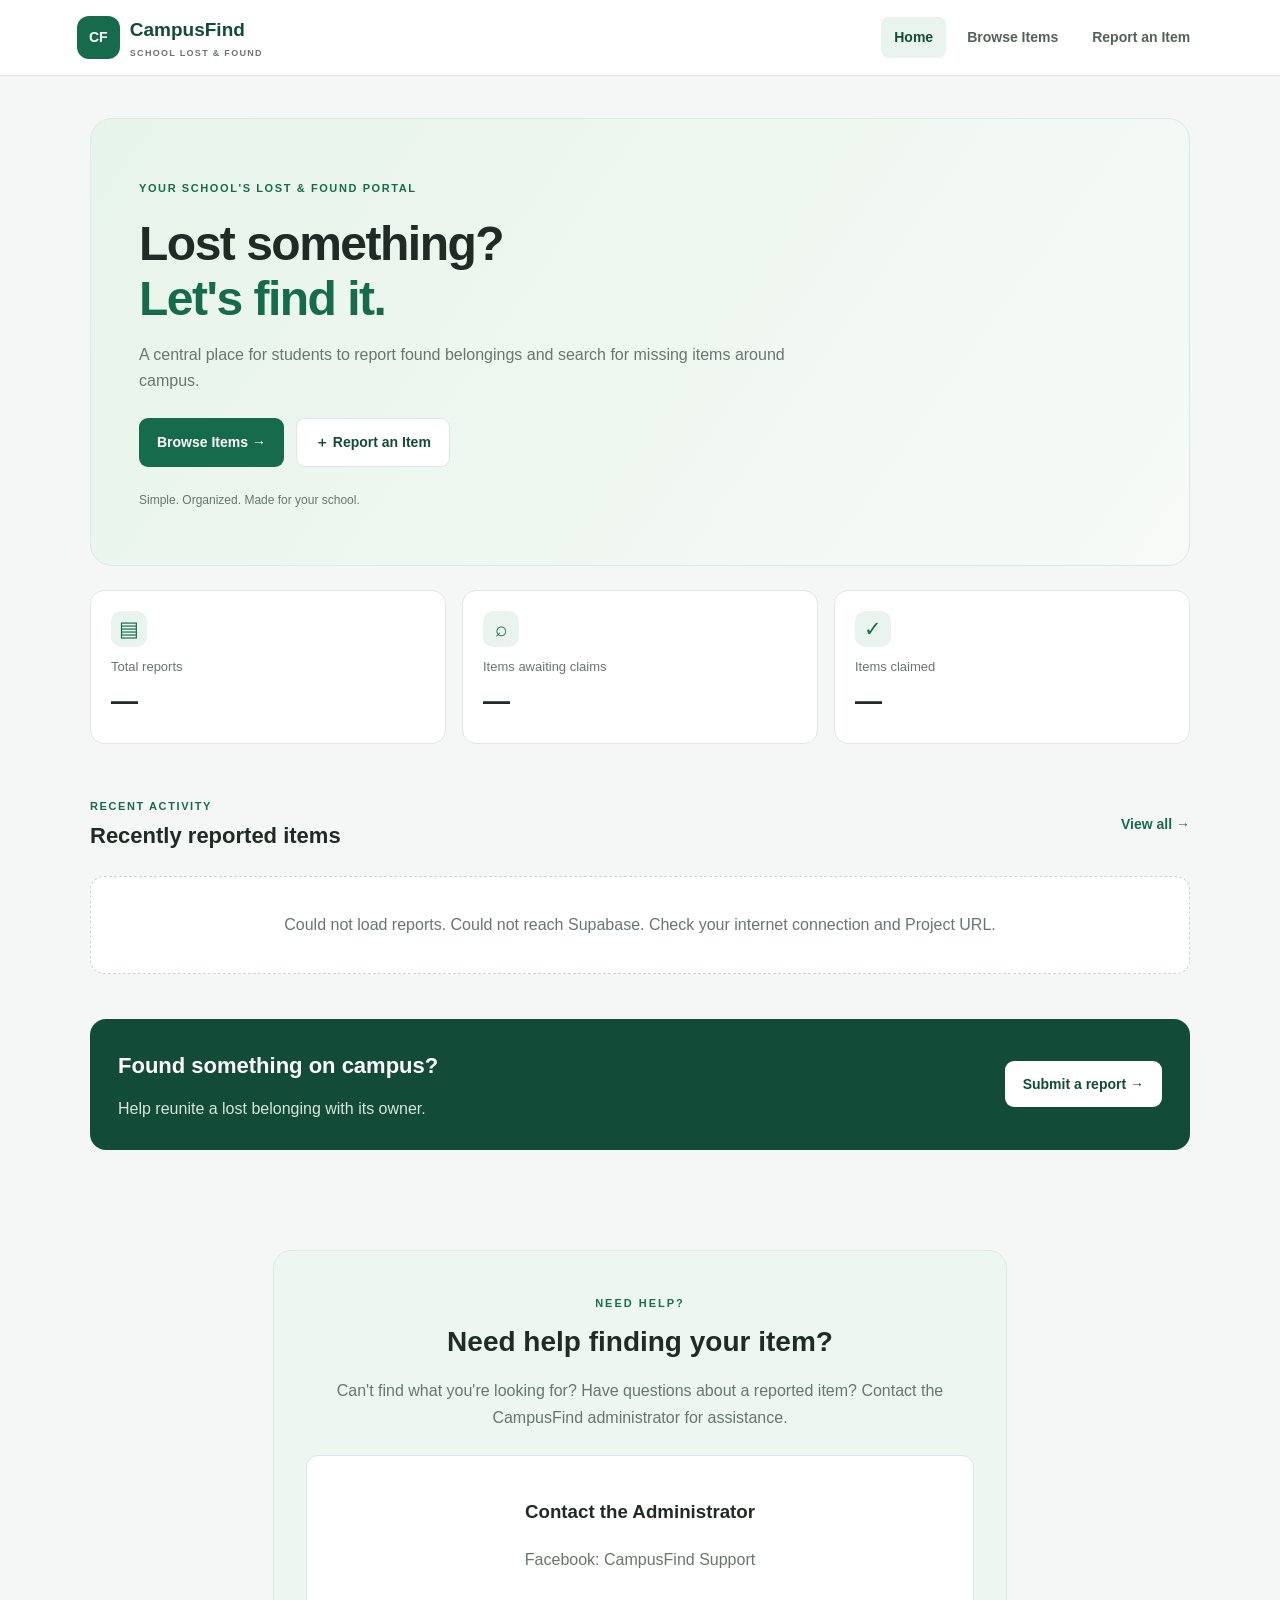
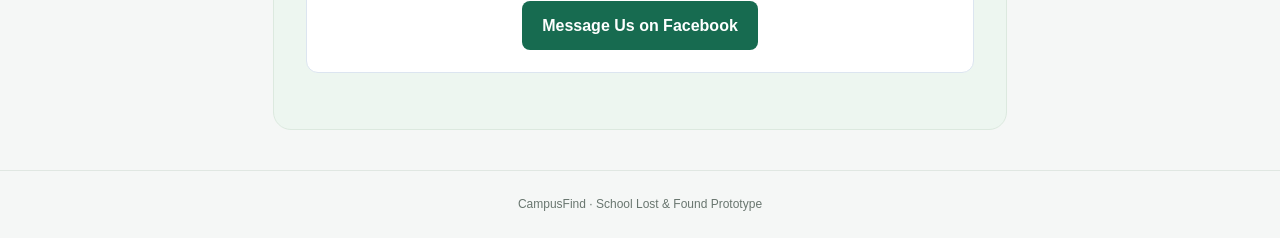
<file: index.html>
<!DOCTYPE html>
<html lang="en">
<head>
  <meta charset="UTF-8">
  <meta name="viewport" content="width=device-width, initial-scale=1.0">
  <title>CampusFind | Home</title>
  <link rel="stylesheet" href="styles.css">
</head>
<body>
  <header class="navbar">
    <a class="brand" href="index.html">
      <span class="brand-icon">CF</span>
      <span>CampusFind<small>SCHOOL LOST & FOUND</small></span>
    </a>
    <nav>
      <a class="nav-link active" href="index.html">Home</a>
      <a class="nav-link" href="browse.html">Browse Items</a>
      <a class="nav-link" href="report.html">Report an Item</a>
    </nav>
  </header>

  <main class="page">
    <section class="hero">
      <span class="eyebrow">YOUR SCHOOL'S LOST & FOUND PORTAL</span>
      <h1>Lost something?<br><span>Let's find it.</span></h1>
      <p>A central place for students to report found belongings
      and search for missing items around campus.</p>
      <div class="hero-actions">
        <a class="button primary" href="browse.html">Browse Items →</a>
        <a class="button secondary" href="report.html">＋ Report an Item</a>
      </div>
      <div class="hero-note">Simple. Organized. Made for your school.</div>
    </section>

    <section class="stats">
      <article class="stat-card">
        <span class="stat-icon">▤</span>
        <p>Total reports</p>
        <strong id="totalCount">0</strong>
      </article>
      <article class="stat-card">
        <span class="stat-icon">⌕</span>
        <p>Items awaiting claims</p>
        <strong id="unclaimedCount">0</strong>
      </article>
      <article class="stat-card">
        <span class="stat-icon">✓</span>
        <p>Items claimed</p>
        <strong id="claimedCount">0</strong>
      </article>
    </section>

    <section class="section">
      <div class="section-heading">
        <div>
          <span class="eyebrow">RECENT ACTIVITY</span>
          <h2>Recently reported items</h2>
        </div>
        <a class="text-link" href="browse.html">View all →</a>
      </div>
      <div id="recentItems" class="item-grid"></div>
    </section>

    <section class="help-banner">
      <div>
        <h2>Found something on campus?</h2>
        <p>Help reunite a lost belonging with its owner.</p>
      </div>
      <a class="button light" href="report.html">Submit a report →</a>
    </section>
  </main>

<section class="contact-section" id="contact">
  <p class="section-label">NEED HELP?</p>
  <h2>Need help finding your item?</h2>
  <p>
    Can't find what you're looking for? Have questions
    about a reported item? Contact the CampusFind
    administrator for assistance.
  </p>

  <div class="contact-card">
    <h3>Contact the Administrator</h3>
    <p>Facebook: CampusFind Support</p>
    <a
      href="https://www.facebook.com/john.fort.587027/"
      target="_blank"
      rel="noopener noreferrer"
      class="contact-button"
    >
      Message Us on Facebook
    </a>
  </div>
</section>

  <footer>CampusFind · School Lost & Found Prototype</footer>
  <script src="app.js"></script>
</body>
</html>
</file>
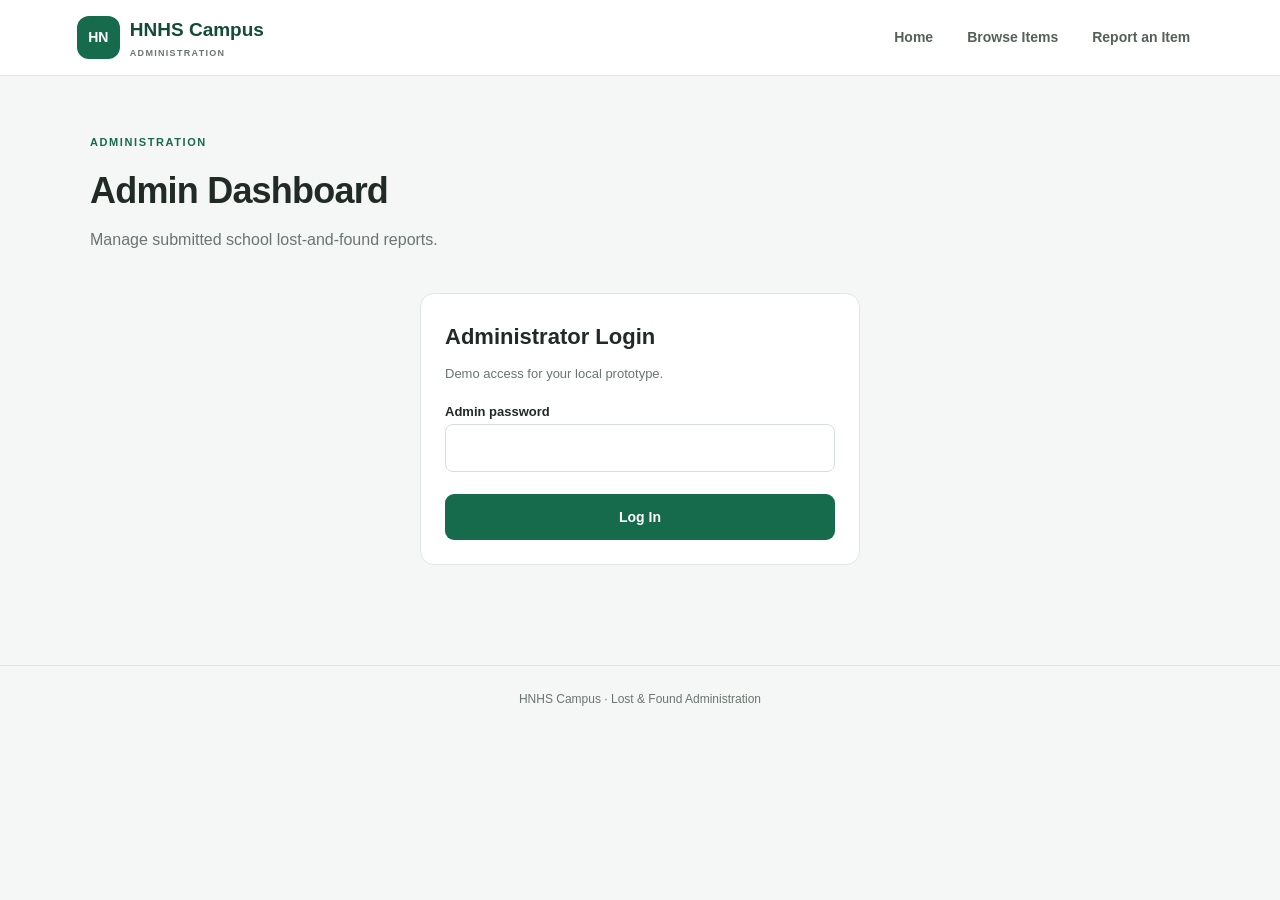
<file: admin.html>
<!DOCTYPE html>
<html lang="en">
<head>
  <meta charset="UTF-8">
  <meta name="viewport" content="width=device-width, initial-scale=1.0">
  <title>Admin Dashboard | HNHS Campus</title>
  <link rel="stylesheet" href="styles.css">
  <style>
    .admin-panel {
      background: white;
      border: 1px solid #e0e7e2;
      border-radius: 14px;
      padding: 24px;
      margin: 22px 0;
    }

    .admin-report {
      border: 1px solid #e0e7e2;
      border-radius: 10px;
      padding: 16px;
      margin-top: 14px;
      overflow-wrap: anywhere;
    }

    .admin-actions {
      display: flex;
      flex-wrap: wrap;
      gap: 10px;
      margin-top: 12px;
    }

    .danger {
      background: #fff0f0;
      color: #a32121;
    }

    .login-box {
      max-width: 440px;
      margin: 40px auto;
    }

    .admin-report p {
      margin: 6px 0;
      font-size: 14px;
    }
  </style>
</head>
<body>
  <header class="navbar">
    <a class="brand" href="index.html">
      <span class="brand-icon">HN</span>
      <span>HNHS Campus<small>ADMINISTRATION</small></span>
    </a>
    <nav>
      <a class="nav-link" href="index.html">Home</a>
      <a class="nav-link" href="browse.html">Browse Items</a>
      <a class="nav-link" href="report.html">Report an Item</a>
    </nav>
  </header>

  <main class="page">
    <section class="page-intro">
      <span class="eyebrow">ADMINISTRATION</span>
      <h1>Admin Dashboard</h1>
      <p>Manage submitted school lost-and-found reports.</p>
    </section>

    <section id="loginPanel" class="admin-panel login-box">
      <h2>Administrator Login</h2>
      <p class="muted">
        Demo access for your local prototype.
      </p>

      <form id="loginForm">
        <label for="adminPassword">Admin password</label>
        <input id="adminPassword" type="password"
          autocomplete="current-password" required>
        <button class="button primary full-width" type="submit">
          Log In
        </button>
        <p id="loginMessage" class="form-message" role="status"></p>
      </form>
    </section>

    <section id="dashboard" class="admin-panel" hidden>
      <div class="section-heading">
        <div>
          <h2>Submitted Reports</h2>
          <p id="adminCount" class="muted"></p>
        </div>
        <button id="logoutButton" class="button secondary" type="button">
          Log Out
        </button>
      </div>

      <p class="muted">
        Only delete reports when appropriate. Deletion cannot be undone.
      </p>
      <div id="adminReports"></div>
    </section>
  </main>

  <footer>HNHS Campus · Lost & Found Administration</footer>

  <script>
    // DEMO ONLY: this password is visible in the website's source code.
    // Do not use this as security for real student information.
    const ADMIN_PASSWORD = "HNHS-NSF";
    const STORAGE_KEY = "campusFindReports";

    const loginPanel = document.getElementById("loginPanel");
    const dashboard = document.getElementById("dashboard");
    const loginForm = document.getElementById("loginForm");
    const loginMessage = document.getElementById("loginMessage");
    const adminReports = document.getElementById("adminReports");
    const adminCount = document.getElementById("adminCount");

    function getReports() {
      try {
        const reports = JSON.parse(
          localStorage.getItem(STORAGE_KEY) || "[]"
        );
        return Array.isArray(reports) ? reports : [];
      } catch {
        return [];
      }
    }

    function saveReports(reports) {
      localStorage.setItem(STORAGE_KEY, JSON.stringify(reports));
    }

    function addText(parent, tag, text, className) {
      const element = document.createElement(tag);
      element.textContent = text;
      if (className) element.className = className;
      parent.appendChild(element);
      return element;
    }

    function renderReports() {
      const reports = getReports();
      adminCount.textContent = reports.length + " report(s)";

      adminReports.replaceChildren();

      if (reports.length === 0) {
        addText(adminReports, "p", "No reports have been submitted yet.", "muted");
        return;
      }

      reports.forEach(report => {
        const card = document.createElement("article");
        card.className = "admin-report";

        addText(card, "h3", report.name || "Unnamed item");
        addText(card, "p", "Type: " + (report.type || "Not specified"));
        addText(card, "p", "Description: " + (report.description || "None"));
        addText(card, "p", "Lost/found at: " + (report.location || "Not specified"));
        addText(card, "p", "Date: " + (report.date || "Not specified"));
        addText(card, "p", "Claim/turn-in location: " + (report.claimLocation || "Not specified"));
        addText(card, "p", "Status: " + (report.status || "Unclaimed"));

        const actions = document.createElement("div");
        actions.className = "admin-actions";

        const statusButton = document.createElement("button");
        statusButton.type = "button";
        statusButton.className = "button primary";
        statusButton.textContent =
          report.status === "Claimed" ? "Mark Unclaimed" : "Mark Claimed";

        statusButton.addEventListener("click", () => {
          const latest = getReports();
          const target = latest.find(item => item.id === report.id);

          if (!target) return;

          target.status =
            target.status === "Claimed" ? "Unclaimed" : "Claimed";

          try {
            saveReports(latest);
            renderReports();
          } catch {
            alert("Could not save the change.");
          }
        });

        const deleteButton = document.createElement("button");
        deleteButton.type = "button";
        deleteButton.className = "button danger";
        deleteButton.textContent = "Delete Report";

        deleteButton.addEventListener("click", () => {
          if (!confirm("Permanently delete this report?")) return;

          try {
            saveReports(getReports().filter(item => item.id !== report.id));
            renderReports();
          } catch {
            alert("Could not delete the report.");
          }
        });

        actions.append(statusButton, deleteButton);
        card.appendChild(actions);
        adminReports.appendChild(card);
      });
    }

    loginForm.addEventListener("submit", event => {
      event.preventDefault();

      const enteredPassword =
        document.getElementById("adminPassword").value;

      if (enteredPassword !== ADMIN_PASSWORD) {
        loginMessage.textContent = "Incorrect password. Try again.";
        return;
      }

      loginPanel.hidden = true;
      dashboard.hidden = false;
      loginMessage.textContent = "";
      renderReports();
    });

    document.getElementById("logoutButton").addEventListener("click", () => {
      dashboard.hidden = true;
      loginPanel.hidden = false;
      loginForm.reset();
    });
  </script>
</body>
</html>
</file>
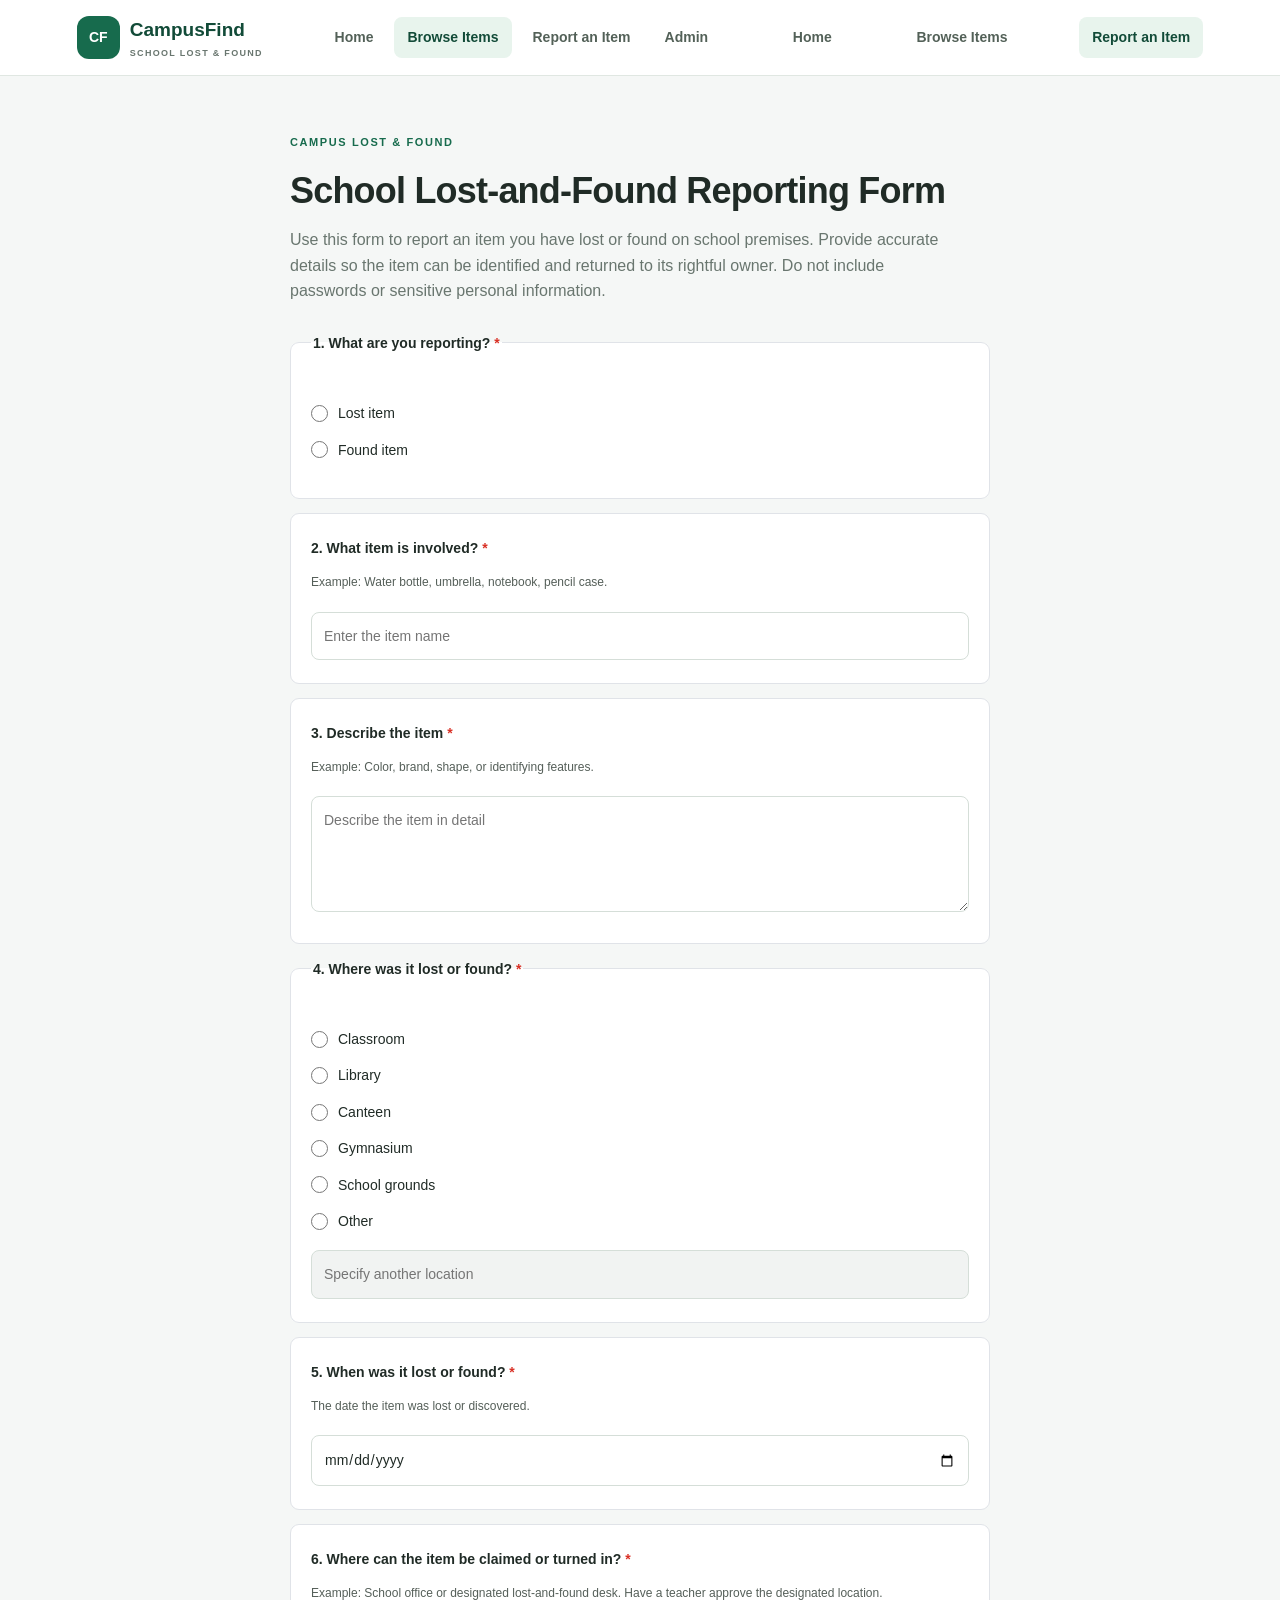
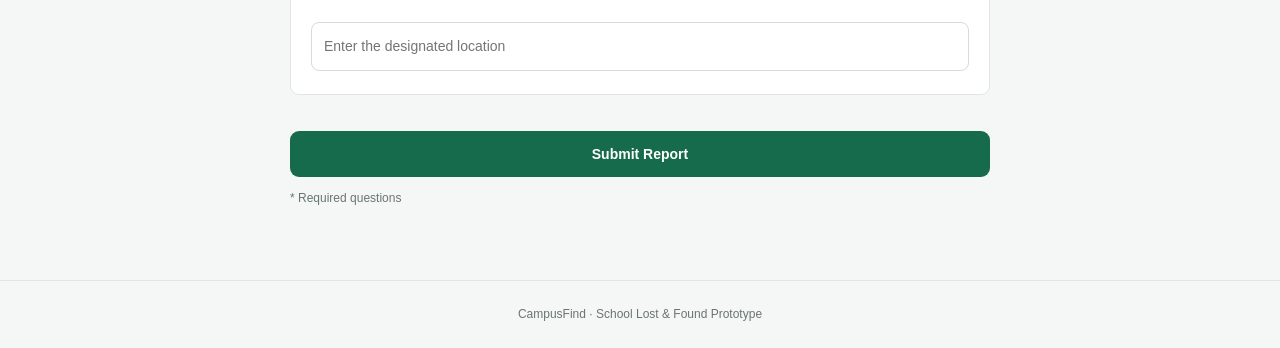
<file: report.html>
<!DOCTYPE html>
<html lang="en">
<head>
  <meta charset="UTF-8">
  <meta name="viewport" content="width=device-width, initial-scale=1.0">
  <title>Report an Item | CampusFind</title>
  <link rel="stylesheet" href="styles.css">
</head>
<body>
  <header class="navbar">
    <a class="brand" href="index.html">
      <span class="brand-icon">CF</span>
      <span>CampusFind<small>SCHOOL LOST & FOUND</small></span>
    </a>
    
<nav>
  <a class="nav-link" href="index.html">Home</a>
  <a class="nav-link active" href="browse.html">Browse Items</a>
  <a class="nav-link" href="report.html">Report an Item</a>
  <a class="nav-link" href="admin.html">Admin</a>
</nav>
      <a class="nav-link" href="index.html">Home</a>
      <a class="nav-link" href="browse.html">Browse Items</a>
      <a class="nav-link active" href="report.html">Report an Item</a>
    </nav>
  </header>

  <main class="page narrow">
    <section class="page-intro">
      <span class="eyebrow">CAMPUS LOST & FOUND</span>
      <h1>School Lost-and-Found Reporting Form</h1>
      <p>
        Use this form to report an item you have lost or found on school
        premises. Provide accurate details so the item can be identified
        and returned to its rightful owner. Do not include passwords
        or sensitive personal information.
      </p>
    </section>

    <form id="reportForm" class="form-card">

      <fieldset class="question-card">
        <legend>1. What are you reporting? <span class="required">*</span></legend>
        <label class="choice">
          <input type="radio" name="itemType" value="Lost item" required>
          Lost item
        </label>
        <label class="choice">
          <input type="radio" name="itemType" value="Found item">
          Found item
        </label>
      </fieldset>

      <section class="question-card">
        <label for="itemName">
          2. What item is involved? <span class="required">*</span>
        </label>
        <p class="hint">Example: Water bottle, umbrella, notebook, pencil case.</p>
        <input id="itemName" name="itemName" required maxlength="100"
          placeholder="Enter the item name">
      </section>

      <section class="question-card">
        <label for="itemDescription">
          3. Describe the item <span class="required">*</span>
        </label>
        <p class="hint">Example: Color, brand, shape, or identifying features.</p>
        <textarea id="itemDescription" name="itemDescription"
          required maxlength="500" rows="4"
          placeholder="Describe the item in detail"></textarea>
      </section>

      <fieldset class="question-card">
        <legend>4. Where was it lost or found? <span class="required">*</span></legend>

        <label class="choice">
          <input type="radio" name="itemLocation" value="Classroom" required>
          Classroom
        </label>
        <label class="choice">
          <input type="radio" name="itemLocation" value="Library">
          Library
        </label>
        <label class="choice">
          <input type="radio" name="itemLocation" value="Canteen">
          Canteen
        </label>
        <label class="choice">
          <input type="radio" name="itemLocation" value="Gymnasium">
          Gymnasium
        </label>
        <label class="choice">
          <input type="radio" name="itemLocation" value="School grounds">
          School grounds
        </label>
        <label class="choice">
          <input type="radio" name="itemLocation" value="Other" id="otherLocationRadio">
          Other
        </label>

        <input id="otherLocation" name="otherLocation" maxlength="100"
          placeholder="Specify another location" disabled>
      </fieldset>

      <section class="question-card">
        <label for="itemDate">
          5. When was it lost or found? <span class="required">*</span>
        </label>
        <p class="hint">The date the item was lost or discovered.</p>
        <input id="itemDate" name="itemDate" type="date" required>
      </section>

      <section class="question-card">
        <label for="claimLocation">
          6. Where can the item be claimed or turned in?
          <span class="required">*</span>
        </label>
        <p class="hint">
          Example: School office or designated lost-and-found desk.
          Have a teacher approve the designated location.
        </p>
        <input id="claimLocation" name="claimLocation" required
          maxlength="150" placeholder="Enter the designated location">
      </section>

      <button class="button primary full-width" type="submit">
        Submit Report
      </button>

      <p id="formMessage" class="form-message" role="status"></p>
      <p class="muted small">* Required questions</p>
    </form>
  </main>

  <footer>CampusFind · School Lost & Found Prototype</footer>
  <script src="app.js"></script>
</body>
</html>
</file>
<file: styles.css>
:root {
  --green: #176b4d;
  --green-dark: #124b38;
  --green-light: #e8f4ed;
  --background: #f5f7f6;
  --text: #202b26;
  --muted: #69766f;
  --border: #e0e7e2;
  --white: #ffffff;
}

* {
  box-sizing: border-box;
}

body {
  margin: 0;
  font-family: "Segoe UI", Arial, sans-serif;
  background: var(--background);
  color: var(--text);
  line-height: 1.6;
}

a {
  color: inherit;
  text-decoration: none;
}

.navbar {
  min-height: 76px;
  background: white;
  border-bottom: 1px solid var(--border);
  padding: 14px 6%;
  display: flex;
  justify-content: space-between;
  align-items: center;
  gap: 24px;
}

.brand {
  display: flex;
  align-items: center;
  gap: 10px;
  font-size: 19px;
  font-weight: 750;
  color: var(--green-dark);
}

.brand small {
  display: block;
  font-size: 9px;
  letter-spacing: 1.3px;
  color: var(--muted);
}

.brand-icon {
  display: grid;
  place-items: center;
  width: 43px;
  height: 43px;
  border-radius: 12px;
  background: var(--green);
  color: white;
  font-size: 14px;
}

nav {
  display: flex;
  align-items: center;
  gap: 8px;
  flex-wrap: wrap;
}

.nav-link {
  padding: 9px 13px;
  border-radius: 8px;
  color: #536158;
  font-size: 14px;
  font-weight: 600;
}

.nav-link:hover,
.nav-link.active {
  background: var(--green-light);
  color: var(--green-dark);
}

.page {
  max-width: 1100px;
  width: 88%;
  margin: 0 auto;
  padding: 42px 0 60px;
}

.narrow {
  max-width: 700px;
}

.hero {
  padding: 55px 48px;
  border-radius: 22px;
  background: linear-gradient(125deg, #e7f4eb, #f7faf7);
  border: 1px solid #dbe9df;
}

.eyebrow {
  color: var(--green);
  font-size: 11px;
  font-weight: 800;
  letter-spacing: 1.6px;
}

.hero h1,
.page-intro h1 {
  font-size: clamp(32px, 5vw, 48px);
  line-height: 1.15;
  letter-spacing: -1.5px;
  margin: 16px 0;
}

.hero h1 span {
  color: var(--green);
}

.hero p,
.page-intro p {
  max-width: 650px;
  color: var(--muted);
}

.hero-actions {
  display: flex;
  gap: 12px;
  flex-wrap: wrap;
  margin-top: 25px;
}

.button {
  display: inline-flex;
  align-items: center;
  justify-content: center;
  border: 0;
  border-radius: 9px;
  padding: 12px 18px;
  font: inherit;
  font-size: 14px;
  font-weight: 700;
  cursor: pointer;
  transition: background 0.2s, transform 0.2s;
}

.button:hover {
  transform: translateY(-1px);
}

.primary {
  background: var(--green);
  color: white;
}

.primary:hover {
  background: var(--green-dark);
}

.secondary {
  background: white;
  color: var(--green-dark);
  border: 1px solid var(--border);
}

.light {
  background: white;
  color: var(--green-dark);
}

.full-width {
  width: 100%;
  margin-top: 22px;
}

.hero-note {
  color: var(--muted);
  font-size: 12px;
  margin-top: 24px;
}

.stats {
  display: grid;
  grid-template-columns: repeat(3, 1fr);
  gap: 16px;
  margin: 24px 0 48px;
}

.stat-card,
.item-card,
.form-card,
.search-panel {
  background: white;
  border: 1px solid var(--border);
  border-radius: 14px;
}

.stat-card {
  padding: 20px;
}

.stat-icon {
  display: inline-grid;
  place-items: center;
  width: 36px;
  height: 36px;
  border-radius: 10px;
  background: var(--green-light);
  color: var(--green);
  font-size: 21px;
}

.stat-card p {
  color: var(--muted);
  font-size: 13px;
  margin: 10px 0 2px;
}

.stat-card strong {
  font-size: 27px;
}

.section {
  margin-bottom: 45px;
}

.section-heading,
.results-heading {
  display: flex;
  justify-content: space-between;
  align-items: center;
  gap: 12px;
  margin-bottom: 20px;
}

h2 {
  font-size: 22px;
  line-height: 1.3;
  margin: 5px 0;
}

.text-link {
  color: var(--green);
  font-size: 14px;
  font-weight: 700;
}

.item-grid {
  display: grid;
  grid-template-columns: repeat(3, minmax(0, 1fr));
  gap: 16px;
}

.item-card {
  padding: 20px;
  overflow-wrap: anywhere;
}

.item-card h3 {
  margin: 10px 0 4px;
  font-size: 17px;
}

.item-card p {
  color: var(--muted);
  font-size: 13px;
  margin: 7px 0;
  white-space: pre-wrap;
}

.item-symbol {
  font-size: 24px;
}

.status {
  display: inline-block;
  background: var(--green-light);
  color: var(--green-dark);
  border-radius: 20px;
  padding: 4px 9px;
  font-size: 11px;
  font-weight: 750;
}

.status.claimed {
  background: #edf0f2;
  color: #56616b;
}

.help-banner {
  background: var(--green-dark);
  color: white;
  padding: 28px;
  border-radius: 16px;
  display: flex;
  justify-content: space-between;
  align-items: center;
  gap: 20px;
}

.help-banner p {
  color: #d6e7dd;
  margin-bottom: 0;
}

.page-intro {
  margin: 10px 0 28px;
}

.page-intro h1 {
  font-size: 36px;
  letter-spacing: -0.8px;
}

.search-panel {
  padding: 22px;
  display: grid;
  gap: 9px;
  margin-bottom: 30px;
}

label {
  font-size: 13px;
  font-weight: 700;
  margin-top: 8px;
}

input,
textarea,
select {
  width: 100%;
  border: 1px solid #d5ded8;
  border-radius: 8px;
  background: white;
  color: var(--text);
  padding: 12px;
  font: inherit;
  font-size: 14px;
}

input:focus,
textarea:focus,
select:focus {
  outline: 2px solid #a4d5b8;
  border-color: var(--green);
}

.form-card {
  display: block;
  padding: 0;
  border: none;
  background: transparent;
}

.question-card {
  min-width: 0;
  margin: 0 0 14px;
  padding: 23px 20px;
  background: white;
  border: 1px solid #e0e3e8;
  border-radius: 9px;
}

fieldset.question-card {
  padding-top: 20px;
}

.question-card legend,
.question-card > label {
  display: block;
  font-size: 14px;
  font-weight: 600;
  margin: 0 0 14px;
}

.question-card .hint {
  color: #555f59;
  font-size: 12px;
  margin: 0 0 15px;
}

.required {
  color: #d93025;
}

.question-card .choice {
  display: flex;
  align-items: center;
  gap: 10px;
  margin: 14px 0;
  font-size: 14px;
  font-weight: 400;
  cursor: pointer;
}

.question-card .choice input[type="radio"] {
  width: 17px;
  height: 17px;
  margin: 0;
  accent-color: var(--green);
  flex-shrink: 0;
}

.question-card input:not([type="radio"]),
.question-card textarea {
  margin-top: 4px;
}

.question-card input:disabled {
  background: #f1f3f2;
  cursor: not-allowed;
}

.form-message {
  color: var(--green);
  font-size: 14px;
  font-weight: 650;
  margin: 8px 0 0;
}

.form-message:empty {
  display: none;
}

.muted {
  color: var(--muted);
  font-size: 13px;
}

.small {
  font-size: 12px;
}

.empty-state {
  grid-column: 1 / -1;
  text-align: center;
  background: white;
  border: 1px dashed #cbd7ce;
  padding: 35px 20px;
  border-radius: 14px;
  color: var(--muted);
}

footer {
  border-top: 1px solid var(--border);
  text-align: center;
  padding: 24px;
  color: var(--muted);
  font-size: 12px;
}

@media (max-width: 760px) {
  .navbar {
    align-items: flex-start;
    flex-direction: column;
    padding: 16px 5%;
    gap: 12px;
  }

  nav {
    width: 100%;
    gap: 4px;
  }

  .nav-link {
    padding: 8px;
    font-size: 12px;
  }

  .page {
    width: 92%;
    padding-top: 24px;
  }

  .hero {
    padding: 32px 23px;
  }

  .stats {
    grid-template-columns: 1fr;
    margin-bottom: 35px;
  }

  .item-grid {
    grid-template-columns: 1fr;
  }

  .help-banner {
    flex-direction: column;
    align-items: flex-start;
  }

  .section-heading {
    align-items: flex-start;
  }
}

@media (max-width: 600px) {
  .question-card {
    padding: 19px 15px;
  }
}
.contact-card {
  background: #f4f7fb;
  border: 1px solid #dce5f0;
  border-radius: 16px;
  padding: 26px;
  margin: 24px 0;
  text-align: center;
}

.contact-icon {
  font-size: 32px;
  margin-bottom: 8px;
}

.contact-card h2 {
  color: #183153;
  margin-bottom: 12px;
}

.contact-card p {
  color: #526174;
  line-height: 1.6;
}

.contact-button {
  display: inline-block;
  margin-top: 12px;
  padding: 12px 20px;
  background: #2457a7;
  color: white;
  text-decoration: none;
  border-radius: 8px;
  font-weight: 600;
}

.contact-button:hover {
  background: #193f7d;
}

.contact-section {
  max-width: 734px;
  margin: 40px auto;
  padding: 32px;
  text-align: center;
  background: #edf6f0;
  border: 1px solid #dce9df;
  border-radius: 18px;
}

.contact-section .section-label {
  color: #167052;
  font-size: 11px;
  font-weight: 800;
  letter-spacing: 2px;
}

.contact-section h2 {
  color: #202b26;
  font-size: 28px;
  margin: 12px 0;
}

.contact-section p {
  color: #68766e;
  line-height: 1.7;
}

.contact-card {
  margin-top: 24px;
  padding: 22px;
  background: white;
  border-radius: 12px;
}

.contact-button {
  display: inline-block;
  margin-top: 12px;
  padding: 12px 20px;
  background: #176b50;
  color: white;
  text-decoration: none;
  font-weight: 700;
  border-radius: 8px;
}

.contact-button:hover {
  background: #10553e;
}
</file>
